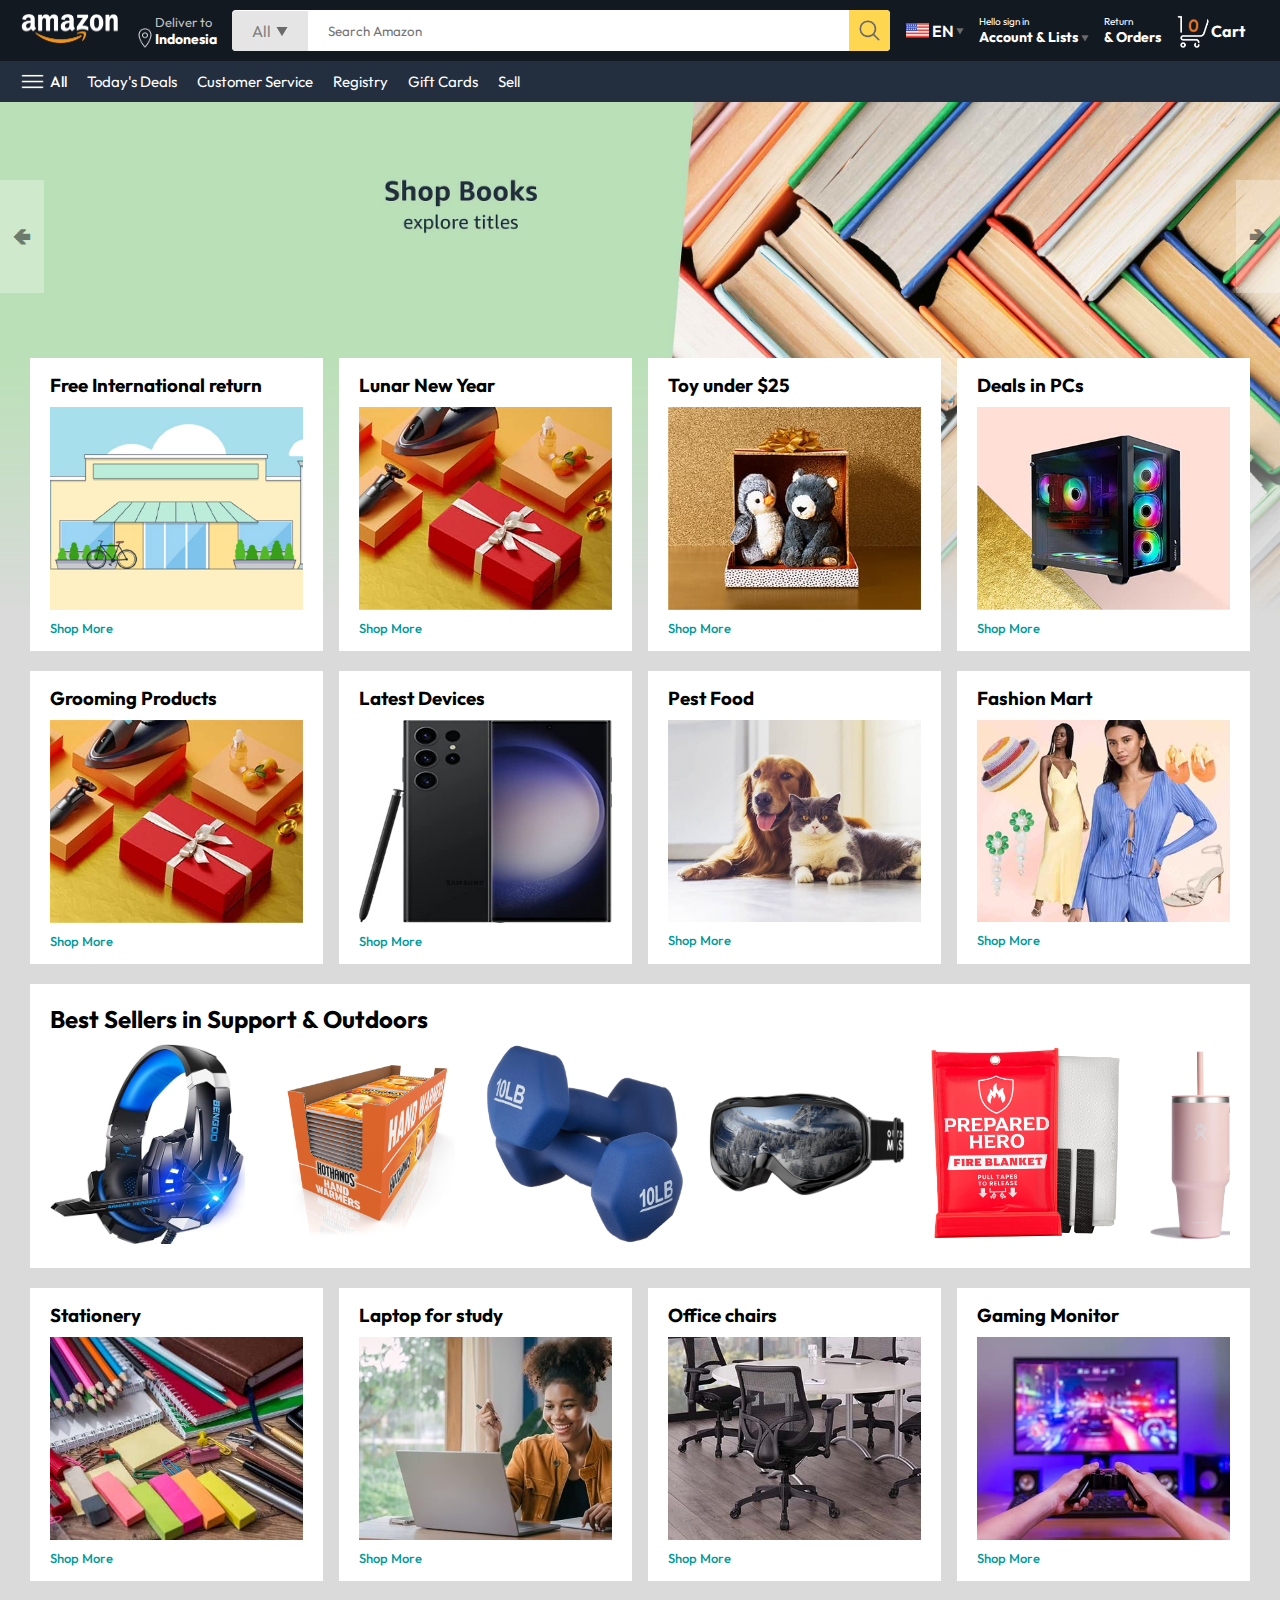
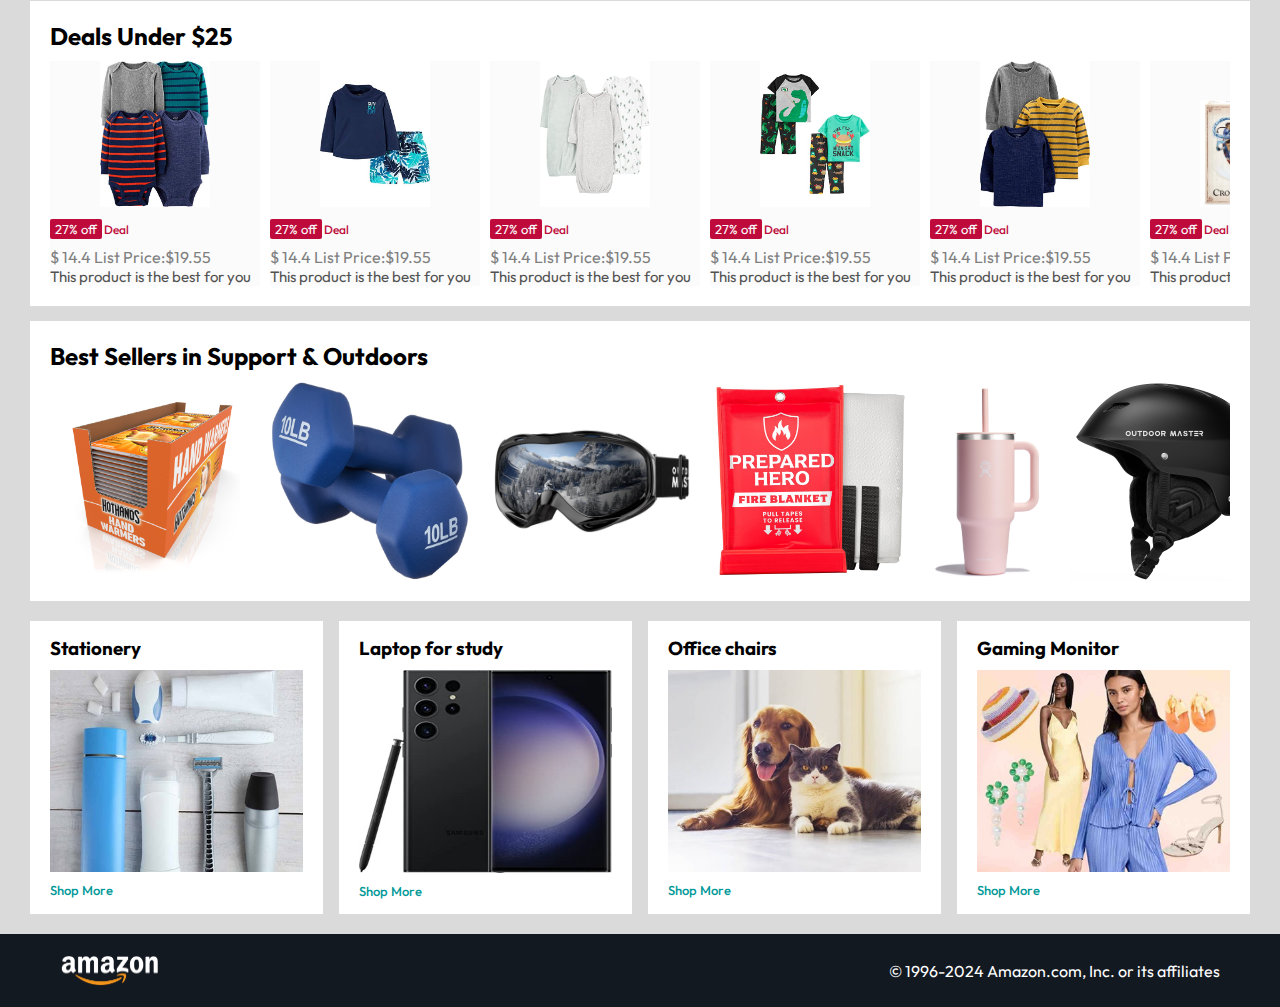
<file: index.html>
<!DOCTYPE html>
<html lang="en">

<head>
    <meta charset="UTF-8">
    <meta name="viewport" content="width=device-width, initial-scale=1.0">
    <title>Amazon Clone</title>
    <link rel="stylesheet" href="style.css">
</head>

<body>
    <nav>
        <a href="/">
            <img src="assets/amazon_logo.png" alt="" width="100">
        </a>
        <div class="nav-country">
            <img src="assets/location_icon.png" height="20" alt="">
            <div>
                <p>Deliver to</p>
                <h1>Indonesia</h1>
            </div>
        </div>
        <div class="nav-search">
            <div class="nav-search-category">
                <p>All</p>
                <img src="assets/dropdown_icon.png" height="12" alt="">
            </div>
            <input type="text" class="nav-search-input" placeholder="Search Amazon">
            <img src="assets/search_icon.png" alt="" class="nav-search-icon">
        </div>
        <div class="nav-language">
            <img src="assets/us_flag.png" width="25px" alt="">
            <p>EN</p>
            <img src="assets/dropdown_icon.png" width="8px" alt="">
        </div>
        <div class="nav-text">
            <p><a href="signin.html">Hello sign in</a></p>
            <h1>Account & Lists <img src="assets/dropdown_icon.png" width="8px" alt=""></h1>
        </div>
        <div class="nav-text">
            <p>Return</p>
            <h1>& Orders</h1>
        </div>
        <a href="/signin.html" class="mobile-user-icon">
            <img src="assets/user.png" alt="" style="display: none;">
        </a>
        <a href="cart.html" class="nav-cart">
            <img src="assets/cart_icon.png" width="35px" alt="">
            <h4>Cart</h4>
        </a>

    </nav>

    <div class="nav-bottom">
        <div>
            <img src="assets/menu_icon.png" width="25px" alt="">
            <p>All</p>
        </div>
        <p>Today's Deals</p>
        <p>Customer Service</p>
        <p>Registry</p>
        <p>Gift Cards</p>
        <p>Sell</p>
    </div>
    <div class="header-slider">
        <!-- left -->
        <a href="#" class="control_prev">&#129144</a>

        <!-- right -->
        <a href="#" class="control_next">&#129146</a>
        <ul>
            <img src="assets/header1.jpg" alt="" class="header-img">
            <img src="assets/header2.jpg" alt="" class="header-img">
            <img src="assets/header3.jpg" alt="" class="header-img">
            <img src="assets/header4.jpg" alt="" class="header-img">
            <img src="assets/header5.jpg" alt="" class="header-img">
            <img src="assets/header6.jpg" alt="" class="header-img">
        </ul>
    </div>

    <div class="box-row header-box">
        <div class="box-col">
            <h3>Free International return</h3>
            <img src="assets/box1-1.jpg" alt="">
            <a href="/">Shop More</a>
        </div>
        <div class="box-col">
            <h3>Lunar New Year</h3>
            <img src="assets/box1-2.jpg" alt="">
            <a href="/">Shop More</a>
        </div>
        <div class="box-col">
            <h3>Toy under $25</h3>
            <img src="assets/box1-3.jpg" alt="">
            <a href="/">Shop More</a>
        </div>
        <div class="box-col">
            <h3>Deals in PCs</h3>
            <img src="assets/box1-4.jpg" alt="">
            <a href="/">Shop More</a>
        </div>
    </div>

    <div class="box-row">
        <div class="box-col">
            <h3>Grooming Products</h3>
            <img src="assets/box1-2.jpg" alt="">
            <a href="/">Shop More</a>
        </div>
        <div class="box-col">
            <h3>Latest Devices</h3>
            <img src="assets/box2-2.jpg" alt="">
            <a href="/">Shop More</a>
        </div>
        <div class="box-col">
            <h3>Pest Food</h3>
            <img src="assets/box2-3.jpg" alt="">
            <a href="/">Shop More</a>
        </div>
        <div class="box-col">
            <h3>Fashion Mart</h3>
            <img src="assets/box2-4.jpg" alt="">
            <a href="/">Shop More</a>
        </div>
    </div>

    <div class="products-slider">
        <h2>Best Sellers in Support & Outdoors</h2>
        <div class="products">
            <a href="/product.html">
                <img src="assets/product_img.jpg" alt="">
            </a>
            <img src="assets/product1-1.jpg" alt="">
            <img src="assets/product1-2.jpg" alt="">
            <img src="assets/product1-3.jpg" alt="">
            <img src="assets/product1-4.jpg" alt="">
            <img src="assets/product1-5.jpg" alt="">
            <img src="assets/product1-6.jpg" alt="">
            <img src="assets/product1-7.jpg" alt="">
            <img src="assets/product1-8.jpg" alt="">
            <img src="assets/product1-9.jpg" alt="">
            <img src="assets/product1-10.jpg" alt="">
        </div>
    </div>

    <div class="box-row">
        <div class="box-col">
            <h3>Stationery</h3>
            <img src="assets/box3-1.jpg" alt="">
            <a href="/">Shop More</a>
        </div>
        <div class="box-col">
            <h3>Laptop for study</h3>
            <img src="assets/box3-2.jpg" alt="">
            <a href="/">Shop More</a>
        </div>
        <div class="box-col">
            <h3>Office chairs</h3>
            <img src="assets/box3-3.jpg" alt="">
            <a href="/">Shop More</a>
        </div>
        <div class="box-col">
            <h3>Gaming Monitor</h3>
            <img src="assets/box3-4.jpg" alt="">
            <a href="/">Shop More</a>
        </div>
    </div>

    <div class="products-slider-with-price">
        <h2>Deals Under $25</h2>
        <div class="products">
            <div class="products-card">
                <div class="product-img-container">
                    <img src="assets/product2-1.jpg" alt="">
                </div>
                <div class="product-offer">
                    <p>27% off </p><span> Deal</span>
                </div>
                <p class="product-price">$ <span>14.4</span> List Price:$19.55</p>
                <h4>This product is the best for you</h4>
            </div>

            <div class="products-card">
                <div class="product-img-container">
                    <img src="assets/product2-2.jpg" alt="">
                </div>
                <div class="product-offer">
                    <p>27% off </p><span> Deal</span>
                </div>
                <p class="product-price">$ <span>14.4</span> List Price:$19.55</p>
                <h4>This product is the best for you</h4>
            </div>

            <div class="products-card">
                <div class="product-img-container">
                    <img src="assets/product2-3.jpg" alt="">
                </div>
                <div class="product-offer">
                    <p>27% off </p><span> Deal</span>
                </div>
                <p class="product-price">$ <span>14.4</span> List Price:$19.55</p>
                <h4>This product is the best for you</h4>
            </div>

            <div class="products-card">
                <div class="product-img-container">
                    <img src="assets/product2-4.jpg" alt="">
                </div>
                <div class="product-offer">
                    <p>27% off </p><span> Deal</span>
                </div>
                <p class="product-price">$ <span>14.4</span> List Price:$19.55</p>
                <h4>This product is the best for you</h4>
            </div>

            <div class="products-card">
                <div class="product-img-container">
                    <img src="assets/product2-5.jpg" alt="">
                </div>
                <div class="product-offer">
                    <p>27% off </p><span> Deal</span>
                </div>
                <p class="product-price">$ <span>14.4</span> List Price:$19.55</p>
                <h4>This product is the best for you</h4>
            </div>

            <div class="products-card">
                <div class="product-img-container">
                    <img src="assets/product2-6.jpg" alt="">
                </div>
                <div class="product-offer">
                    <p>27% off </p><span> Deal</span>
                </div>
                <p class="product-price">$ <span>14.4</span> List Price:$19.55</p>
                <h4>This product is the best for you</h4>
            </div>

            <div class="products-card">
                <div class="product-img-container">
                    <img src="assets/product2-7.jpg" alt="">
                </div>
                <div class="product-offer">
                    <p>27% off </p><span> Deal</span>
                </div>
                <p class="product-price">$ <span>14.4</span> List Price:$19.55</p>
                <h4>This product is the best for you</h4>
            </div>

            <div class="products-card">
                <div class="product-img-container">
                    <img src="assets/product2-8.jpg" alt="">
                </div>
                <div class="product-offer">
                    <p>27% off </p><span> Deal</span>
                </div>
                <p class="product-price">$ <span>14.4</span> List Price:$19.55</p>
                <h4>This product is the best for you</h4>
            </div>

            <div class="products-card">
                <div class="product-img-container">
                    <img src="assets/product2-9.jpg" alt="">
                </div>
                <div class="product-offer">
                    <p>27% off </p><span> Deal</span>
                </div>
                <p class="product-price">$ <span>14.4</span> List Price:$19.55</p>
                <h4>This product is the best for you</h4>
            </div>

            <div class="products-card">
                <div class="product-img-container">
                    <img src="assets/product2-10.jpg" alt="">
                </div>
                <div class="product-offer">
                    <p>27% off </p><span> Deal</span>
                </div>
                <p class="product-price">$ <span>14.4</span> List Price:$19.55</p>
                <h4>This product is the best for you</h4>
            </div>

            <div class="products-card">
                <div class="product-img-container">
                    <img src="assets/product2-11.jpg" alt="">
                </div>
                <div class="product-offer">
                    <p>27% off </p><span> Deal</span>
                </div>
                <p class="product-price">$ <span>14.4</span> List Price:$19.55</p>
                <h4>This product is the best for you</h4>
            </div>
        </div>
    </div>

    <div class="products-slider">
        <h2>Best Sellers in Support & Outdoors</h2>
        <div class="products">
            <img src="assets/product1-1.jpg" alt="">
            <img src="assets/product1-2.jpg" alt="">
            <img src="assets/product1-3.jpg" alt="">
            <img src="assets/product1-4.jpg" alt="">
            <img src="assets/product1-5.jpg" alt="">
            <img src="assets/product1-6.jpg" alt="">
            <img src="assets/product1-7.jpg" alt="">
            <img src="assets/product1-8.jpg" alt="">
            <img src="assets/product1-9.jpg" alt="">
            <img src="assets/product1-10.jpg" alt="">
        </div>
    </div>

    <div class="box-row">
        <div class="box-col">
            <h3>Stationery</h3>
            <img src="assets/box2-1.jpg" alt="">
            <a href="/">Shop More</a>
        </div>
        <div class="box-col">
            <h3>Laptop for study</h3>
            <img src="assets/box2-2.jpg" alt="">
            <a href="/">Shop More</a>
        </div>
        <div class="box-col">
            <h3>Office chairs</h3>
            <img src="assets/box2-3.jpg" alt="">
            <a href="/">Shop More</a>
        </div>
        <div class="box-col">
            <h3>Gaming Monitor</h3>
            <img src="assets/box2-4.jpg" alt="">
            <a href="/">Shop More</a>
        </div>
    </div>

    <footer>
        <img src="assets/amazon_logo.png" width="100" alt="">
        <p>&copy; 1996-2024 Amazon.com, Inc. or its affiliates</p>
    </footer>

    <script src="script.js"></script>
</body>

</html>
</file>
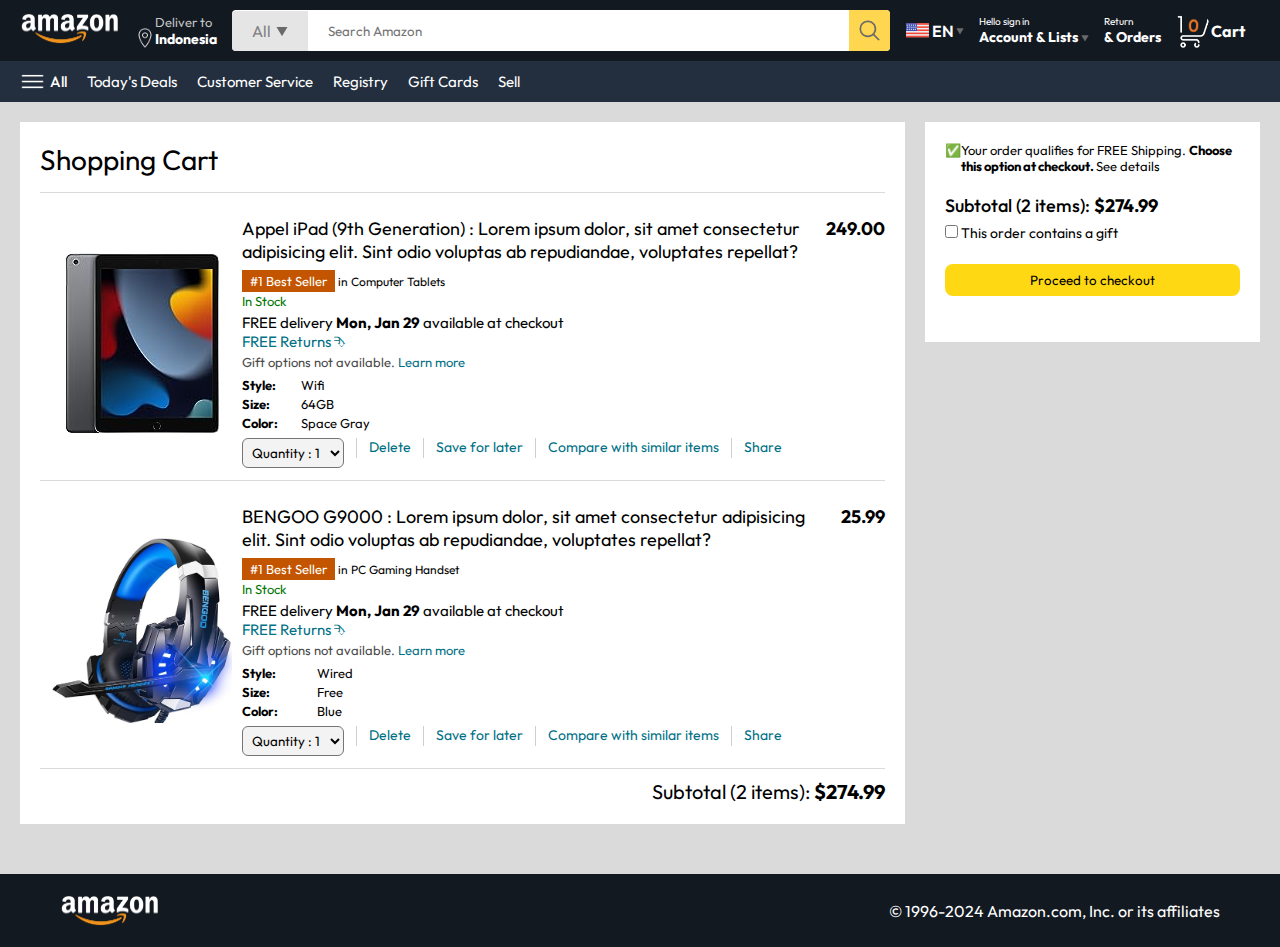
<file: cart.html>
<!DOCTYPE html>
<html lang="en">

<head>
    <meta charset="UTF-8">
    <meta name="viewport" content="width=device-width, initial-scale=1.0">
    <title>Cart</title>
    <link rel="stylesheet" href="style.css">
    <link rel="stylesheet" href="cart.css">
</head>

<body>

    <nav>
        <a href="/">
            <img src="assets/amazon_logo.png" alt="" width="100">
        </a>
        <div class="nav-country">
            <img src="assets/location_icon.png" height="20" alt="">
            <div>
                <p>Deliver to</p>
                <h1>Indonesia</h1>
            </div>
        </div>
        <div class="nav-search">
            <div class="nav-search-category">
                <p>All</p>
                <img src="assets/dropdown_icon.png" height="12" alt="">
            </div>
            <input type="text" class="nav-search-input" placeholder="Search Amazon">
            <img src="assets/search_icon.png" alt="" class="nav-search-icon">
        </div>
        <div class="nav-language">
            <img src="assets/us_flag.png" width="25px" alt="">
            <p>EN</p>
            <img src="assets/dropdown_icon.png" width="8px" alt="">
        </div>
        <div class="nav-text">
            <p><a href="signin.html">Hello sign in</a></p>
            <h1>Account & Lists <img src="assets/dropdown_icon.png" width="8px" alt=""></h1>
        </div>
        <div class="nav-text">
            <p>Return</p>
            <h1>& Orders</h1>
        </div>
        <a href="/signin.html" class="mobile-user-icon">
            <img src="assets/user.png" alt="" style="display: none;">
        </a>
        <a href="" class="nav-cart">
            <img src="assets/cart_icon.png" width="35px" alt="">
            <h4>Cart</h4>
        </a>

    </nav>

    <div class="nav-bottom">
        <div>
            <img src="assets/menu_icon.png" width="25px" alt="">
            <p>All</p>
        </div>
        <p>Today's Deals</p>
        <p>Customer Service</p>
        <p>Registry</p>
        <p>Gift Cards</p>
        <p>Sell</p>
    </div>

    <div class="cart">
        <div class="cart-left">
            <h1>Shopping Cart</h1>
            <hr>
            <div class="product-cart-list">
                <img src="assets/ipad_img.jpg" alt="" width="180px">
                <div>
                    <div class="product-cart-titleprice">
                        <p>Appel iPad (9th Generation) : Lorem ipsum dolor, sit amet consectetur adipisicing elit. Sint
                            odio voluptas ab repudiandae, voluptates repellat?</p>
                        <p><b>249.00</b></p>
                    </div>
                    <p class="product-cart-bestseller">
                        <span>#1 Best Seller</span> in Computer Tablets
                    </p>
                    <p class="product-cart-stock">In Stock</p>
                    <p class="product-cart-delivery">FREE delivery <b>Mon, Jan 29</b> available at checkout</p>
                    <p class="product-cart-returns">FREE Returns &#11191</p>
                    <p class="product-cart-giftoption">Gift options not available. <span>Learn more</span></p>

                    <div class="product-cart-specs">
                        <p><b>Style:</b></p>
                        <p>Wifi</p>
                        <p><b>Size:</b></p>
                        <p>64GB</p>
                        <p><b>Color:</b></p>
                        <p>Space Gray</p>
                    </div>

                    <div class="cart-list-action">
                        <select>
                            <option value="1">Quantity : 1</option>
                            <option value="2">Quantity : 2</option>
                            <option value="3">Quantity : 3</option>
                        </select>
                        <hr>
                        <p class="action-btn">Delete</p>
                        <hr>
                        <p class="action-btn">Save for later</p>
                        <hr>
                        <p class="action-btn">Compare with similar items</p>
                        <hr>
                        <p class="action-btn">Share</p>
                    </div>

                </div>
            </div>

            <hr>
            <div class="product-cart-list">
                <img src="assets/product_img.jpg" alt="" width="180px">
                <div>
                    <div class="product-cart-titleprice">
                        <p>BENGOO G9000 : Lorem ipsum dolor, sit amet consectetur adipisicing elit. Sint
                            odio voluptas ab repudiandae, voluptates repellat?</p>
                        <p><b>25.99</b></p>
                    </div>
                    <p class="product-cart-bestseller">
                        <span>#1 Best Seller</span> in PC Gaming Handset
                    </p>
                    <p class="product-cart-stock">In Stock</p>
                    <p class="product-cart-delivery">FREE delivery <b>Mon, Jan 29</b> available at checkout</p>
                    <p class="product-cart-returns">FREE Returns &#11191</p>
                    <p class="product-cart-giftoption">Gift options not available. <span>Learn more</span></p>

                    <div class="product-cart-specs">
                        <p><b>Style:</b></p>
                        <p>Wired</p>
                        <p><b>Size:</b></p>
                        <p>Free</p>
                        <p><b>Color:</b></p>
                        <p>Blue</p>
                    </div>

                    <div class="cart-list-action">
                        <select>
                            <option value="1">Quantity : 1</option>
                            <option value="2">Quantity : 2</option>
                            <option value="3">Quantity : 3</option>
                        </select>
                        <hr>
                        <p class="action-btn">Delete</p>
                        <hr>
                        <p class="action-btn">Save for later</p>
                        <hr>
                        <p class="action-btn">Compare with similar items</p>
                        <hr>
                        <p class="action-btn">Share</p>
                    </div>

                </div>
            </div>

            <hr>
            <div class="cart-list-subtotal">
                Subtotal (2 items): <b>$274.99</b>
            </div>

        </div>
        <div class="cart-right">
            <div class="cart-free-delivery">
                <p>&#x2705</p>
                <p>Your order qualifies for FREE Shipping. <b>Choose this option at checkout. </b> See details</p>
            </div>
            <p class="cart-subtotal">Subtotal (2 items): <b>$274.99</b></p>
            <p class="cart-right-gift">
                <input type="checkbox"> This order contains a gift
            </p>
            <button>Proceed to checkout</button>
        </div>
    </div>

    <footer class="footer-cart">
        <img src="assets/amazon_logo.png" width="100" alt="">
        <p>&copy; 1996-2024 Amazon.com, Inc. or its affiliates</p>
    </footer>

</body>

</html>
</file>
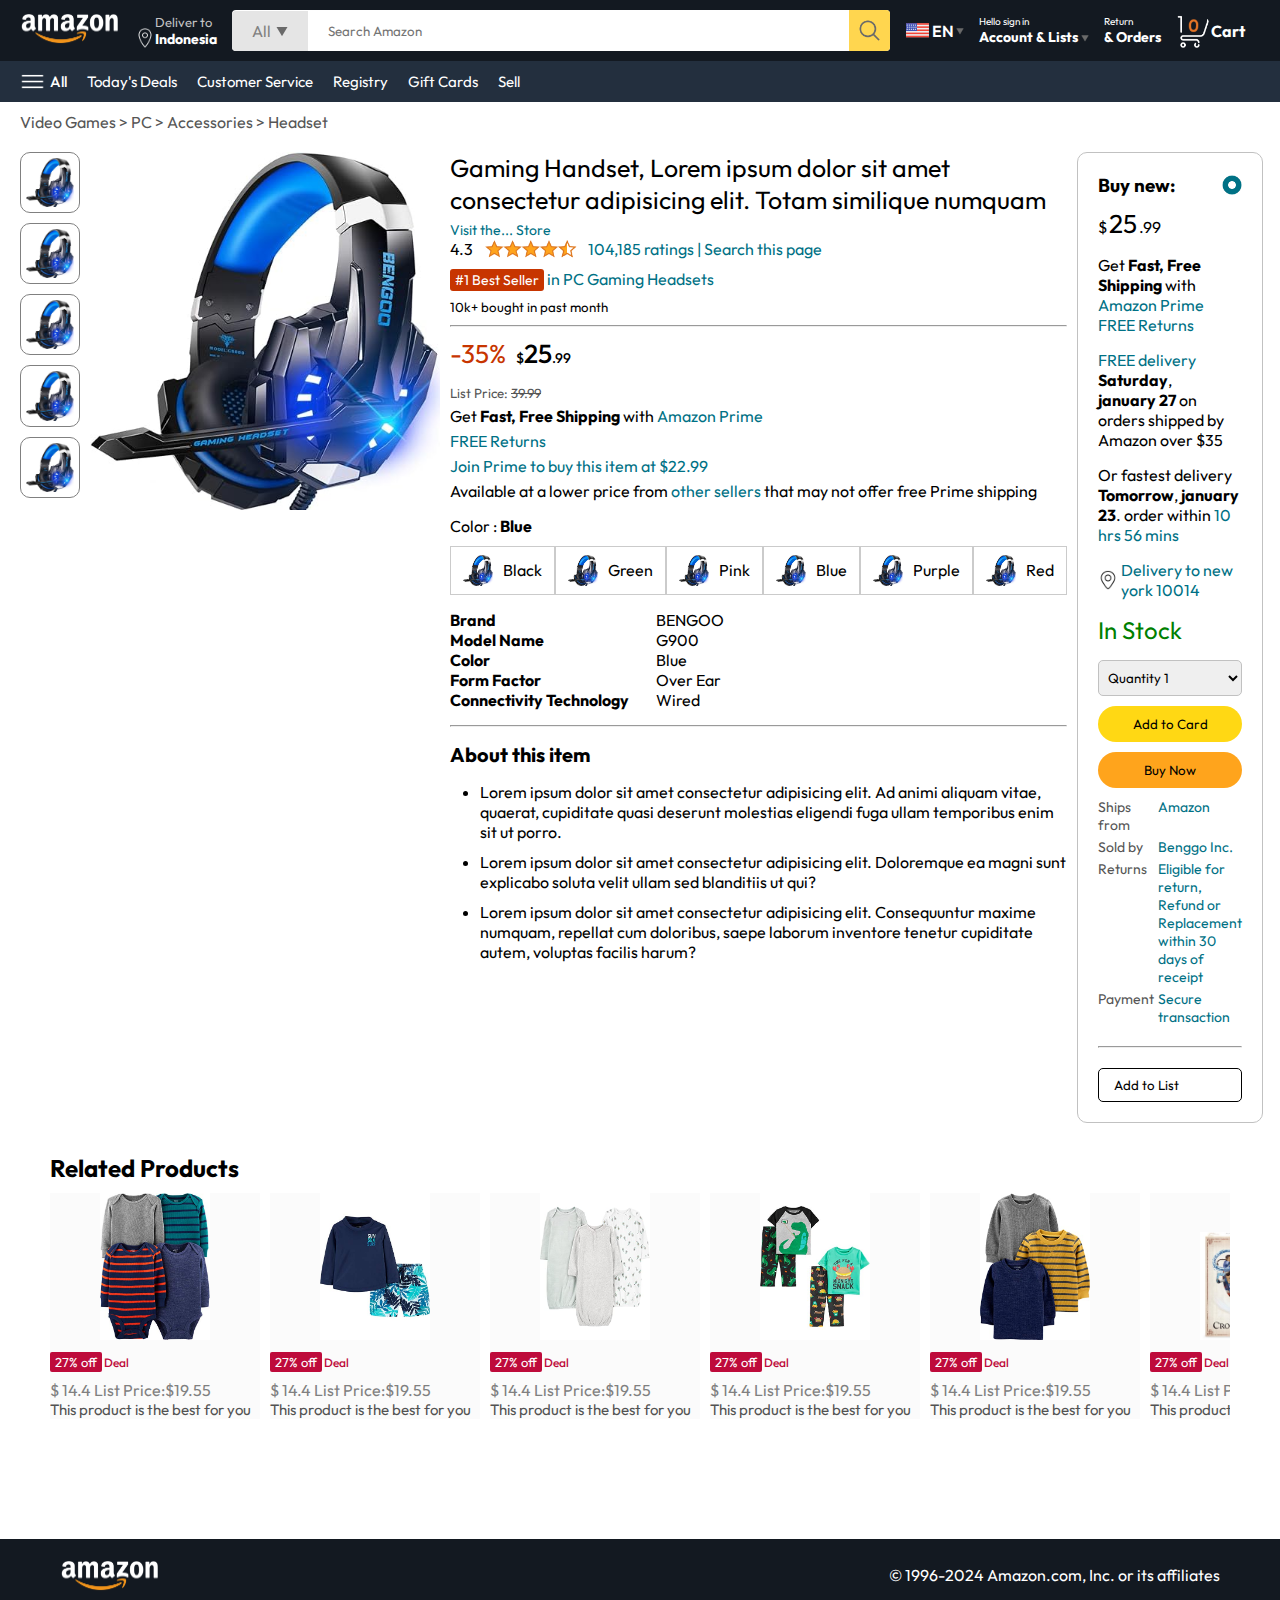
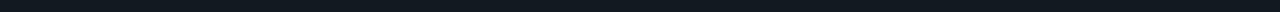
<file: product.html>
<!DOCTYPE html>
<html lang="en">

<head>
    <meta charset="UTF-8">
    <meta name="viewport" content="width=device-width, initial-scale=1.0">
    <title>Product Page</title>
    <link rel="stylesheet" href="style.css">
    <link rel="stylesheet" href="product.css">
</head>

<body>

    <nav>
        <a href="/">
            <img src="assets/amazon_logo.png" alt="" width="100">
        </a>
        <div class="nav-country">
            <img src="assets/location_icon.png" height="20" alt="">
            <div>
                <p>Deliver to</p>
                <h1>Indonesia</h1>
            </div>
        </div>
        <div class="nav-search">
            <div class="nav-search-category">
                <p>All</p>
                <img src="assets/dropdown_icon.png" height="12" alt="">
            </div>
            <input type="text" class="nav-search-input" placeholder="Search Amazon">
            <img src="assets/search_icon.png" alt="" class="nav-search-icon">
        </div>
        <div class="nav-language">
            <img src="assets/us_flag.png" width="25px" alt="">
            <p>EN</p>
            <img src="assets/dropdown_icon.png" width="8px" alt="">
        </div>
        <div class="nav-text">
            <p><a href="signin.html">Hello sign in</a></p>
            <h1>Account & Lists <img src="assets/dropdown_icon.png" width="8px" alt=""></h1>
        </div>
        <div class="nav-text">
            <p>Return</p>
            <h1>& Orders</h1>
        </div>
        <a href="/signin.html" class="mobile-user-icon">
            <img src="assets/user.png" alt="" style="display: none;">
        </a>
        <a href="/cart.html" class="nav-cart">
            <img src="assets/cart_icon.png" width="35px" alt="">
            <h4>Cart</h4>
        </a>

    </nav>

    <div class="nav-bottom">
        <div>
            <img src="assets/menu_icon.png" width="25px" alt="">
            <p>All</p>
        </div>
        <p>Today's Deals</p>
        <p>Customer Service</p>
        <p>Registry</p>
        <p>Gift Cards</p>
        <p>Sell</p>
    </div>

    <p class="breadcrum">Video Games > PC > Accessories > Headset</p>

    <div class="product-display">
        <div class="product-d-image">
            <div class="product-icons">
                <img src="assets/product_img.jpg" width="60" alt="">
                <img src="assets/product_img.jpg" width="60" alt="">
                <img src="assets/product_img.jpg" width="60" alt="">
                <img src="assets/product_img.jpg" width="60" alt="">
                <img src="assets/product_img.jpg" width="60" alt="">
            </div>
            <div class="product-main-image">
                <img src="assets/product_img.jpg" width="350" alt="">
                <!-- width ORI 400 -->
            </div>
        </div>
        <div class="product-d-details">
            <p class="product-title">
                Gaming Handset, Lorem ipsum dolor sit amet consectetur adipisicing elit. Totam similique numquam
            </p>
            <p class="brand-store">Visit the... Store</p>
            <div class="product-rating">
                <div>
                    <div>4.3 <img src="assets/rating_img.png" height="20px" alt="">
                    </div>
                    <p>104,185 ratings | Search this page</p>
                </div>
                <p><span>#1 Best Seller</span> in PC Gaming Headsets</p>
                <h5>10k+ bought in past month</h5>
                <hr>
            </div>
            <div class="product-d-price">
                <div>
                    <p>-35%</p>
                    <h1>$<span>25</span>.99</h1>
                </div>
                <h5>List Price: <span>39.99</span></h5>
                <p>Get <b>Fast, Free Shipping</b> with <span>Amazon Prime</span></p>
                <p><span>FREE Returns</span></p>
                <p><span>Join Prime to buy this item at $22.99</span></p>
                <p>Available at a lower price from <span>other sellers</span> that may not offer free Prime shipping
                </p>
            </div>

            <div class="product-color-selection">
                <p>Color : <b>Blue</b></p>
                <div class="product-color-options">
                    <div class="option">
                        <img src="assets/product_img.jpg" width="30px" alt="">
                        <p>Black</p>
                    </div>
                    <div class="option">
                        <img src="assets/product_img.jpg" width="30px" alt="">
                        <p>Green</p>
                    </div>
                    <div class="option">
                        <img src="assets/product_img.jpg" width="30px" alt="">
                        <p>Pink</p>
                    </div>
                    <div class="option">
                        <img src="assets/product_img.jpg" width="30px" alt="">
                        <p>Blue</p>
                    </div>
                    <div class="option">
                        <img src="assets/product_img.jpg" width="30px" alt="">
                        <p>Purple</p>
                    </div>
                    <div class="option">
                        <img src="assets/product_img.jpg" width="30px" alt="">
                        <p>Red</p>
                    </div>
                </div>
            </div>

            <div class="product-info">
                <p><b>Brand</b></p>
                <p>BENGOO</p>
                <p><b>Model Name</b></p>
                <p>G900</p>
                <p><b>Color</b></p>
                <p>Blue</p>
                <p><b>Form Factor</b></p>
                <p>Over Ear</p>
                <p><b>Connectivity Technology</b></p>
                <p>Wired</p>
            </div>
            <hr>
            <div class="product-description">
                <h1>About this item</h1>
                <ul>
                    <li>Lorem ipsum dolor sit amet consectetur adipisicing elit. Ad animi aliquam vitae, quaerat,
                        cupiditate quasi deserunt molestias eligendi fuga ullam temporibus enim sit ut porro.</li>
                    <li>Lorem ipsum dolor sit amet consectetur adipisicing elit. Doloremque ea magni sunt explicabo
                        soluta velit ullam sed blanditiis ut qui?</li>
                    <li>Lorem ipsum dolor sit amet consectetur adipisicing elit. Consequuntur maxime numquam, repellat
                        cum doloribus, saepe laborum inventore tenetur cupiditate autem, voluptas facilis harum?</li>
                </ul>
            </div>
        </div>
        <div class="product-d-purchase">
            <div class="title">
                <h3>Buy new:</h3> <img src="assets/circle_icon.png" alt="" width="20px">
            </div>
            <h1 class="price">$<span>25</span>.99</h1>
            <div class="gap">
                <p>Get <b>Fast, Free Shipping</b> with <span>Amazon Prime</span></p>
                <p><span>FREE Returns</span></p>
            </div>
            <div class="gap">
                <p><span>FREE delivery</span> <b>Saturday</b>,</p>
                <p><b>january 27</b> on orders shipped by Amazon over $35</p>
            </div>
            <div class="gap">
                <p>Or fastest delivery <b>Tomorrow</b>, <b>january 23</b>. order within <span>10 hrs 56 mins</span></p>
            </div>
            <div class="delivery-location">
                <img src="assets/location_icon_dark.png" width="20px" alt="">
                <p><span>Delivery to new york 10014</span></p>
            </div>
            <h2 class="product-stock">In Stock</h2>
            <select class="product-quantity">
                <option value="1">Quantity 1</option>
                <option value="2">Quantity 2</option>
                <option value="3">Quantity 3</option>
            </select>

            <button class="btn">Add to Card</button>
            <button class="btn product-buy">Buy Now</button>

            <div class="product-seller-info">
                <p>Ships from</p>
                <p><span>Amazon</span></p>
                <p>Sold by</p>
                <p><span>Benggo Inc.</span></p>
                <p>Returns</p>
                <p><span>Eligible for return, Refund or Replacement within 30 days of receipt</span></p>
                <p>Payment</p>
                <p><span>Secure transaction</span></p>
            </div>
            <hr>
            <button class="product-add-list">Add to List</button>

        </div>
    </div>

    <div class="products-slider-with-price">
        <h2>Related Products</h2>
        <div class="products">
            <div class="products-card">
                <div class="product-img-container">
                    <img src="assets/product2-1.jpg" alt="">
                </div>
                <div class="product-offer">
                    <p>27% off </p><span> Deal</span>
                </div>
                <p class="product-price">$ <span>14.4</span> List Price:$19.55</p>
                <h4>This product is the best for you</h4>
            </div>

            <div class="products-card">
                <div class="product-img-container">
                    <img src="assets/product2-2.jpg" alt="">
                </div>
                <div class="product-offer">
                    <p>27% off </p><span> Deal</span>
                </div>
                <p class="product-price">$ <span>14.4</span> List Price:$19.55</p>
                <h4>This product is the best for you</h4>
            </div>

            <div class="products-card">
                <div class="product-img-container">
                    <img src="assets/product2-3.jpg" alt="">
                </div>
                <div class="product-offer">
                    <p>27% off </p><span> Deal</span>
                </div>
                <p class="product-price">$ <span>14.4</span> List Price:$19.55</p>
                <h4>This product is the best for you</h4>
            </div>

            <div class="products-card">
                <div class="product-img-container">
                    <img src="assets/product2-4.jpg" alt="">
                </div>
                <div class="product-offer">
                    <p>27% off </p><span> Deal</span>
                </div>
                <p class="product-price">$ <span>14.4</span> List Price:$19.55</p>
                <h4>This product is the best for you</h4>
            </div>

            <div class="products-card">
                <div class="product-img-container">
                    <img src="assets/product2-5.jpg" alt="">
                </div>
                <div class="product-offer">
                    <p>27% off </p><span> Deal</span>
                </div>
                <p class="product-price">$ <span>14.4</span> List Price:$19.55</p>
                <h4>This product is the best for you</h4>
            </div>

            <div class="products-card">
                <div class="product-img-container">
                    <img src="assets/product2-6.jpg" alt="">
                </div>
                <div class="product-offer">
                    <p>27% off </p><span> Deal</span>
                </div>
                <p class="product-price">$ <span>14.4</span> List Price:$19.55</p>
                <h4>This product is the best for you</h4>
            </div>

            <div class="products-card">
                <div class="product-img-container">
                    <img src="assets/product2-7.jpg" alt="">
                </div>
                <div class="product-offer">
                    <p>27% off </p><span> Deal</span>
                </div>
                <p class="product-price">$ <span>14.4</span> List Price:$19.55</p>
                <h4>This product is the best for you</h4>
            </div>

            <div class="products-card">
                <div class="product-img-container">
                    <img src="assets/product2-8.jpg" alt="">
                </div>
                <div class="product-offer">
                    <p>27% off </p><span> Deal</span>
                </div>
                <p class="product-price">$ <span>14.4</span> List Price:$19.55</p>
                <h4>This product is the best for you</h4>
            </div>

            <div class="products-card">
                <div class="product-img-container">
                    <img src="assets/product2-9.jpg" alt="">
                </div>
                <div class="product-offer">
                    <p>27% off </p><span> Deal</span>
                </div>
                <p class="product-price">$ <span>14.4</span> List Price:$19.55</p>
                <h4>This product is the best for you</h4>
            </div>

            <div class="products-card">
                <div class="product-img-container">
                    <img src="assets/product2-10.jpg" alt="">
                </div>
                <div class="product-offer">
                    <p>27% off </p><span> Deal</span>
                </div>
                <p class="product-price">$ <span>14.4</span> List Price:$19.55</p>
                <h4>This product is the best for you</h4>
            </div>

            <div class="products-card">
                <div class="product-img-container">
                    <img src="assets/product2-11.jpg" alt="">
                </div>
                <div class="product-offer">
                    <p>27% off </p><span> Deal</span>
                </div>
                <p class="product-price">$ <span>14.4</span> List Price:$19.55</p>
                <h4>This product is the best for you</h4>
            </div>
        </div>
    </div>

    <footer class="product-footer">
        <img src="assets/amazon_logo.png" width="100" alt="">
        <p>&copy; 1996-2024 Amazon.com, Inc. or its affiliates</p>
    </footer>

    <script>
        const scrollContainer = document.querySelectorAll(".products");

        // Loop melalui setiap elemen dalam `scrollContainer`
        for (const item of scrollContainer) {
            // Menambahkan event listener untuk acara 'wheel' pada setiap elemen
            item.addEventListener("wheel", (evt) => {
                // Mencegah perilaku default dari acara 'wheel'
                evt.preventDefault();
                // Menggeser elemen secara horizontal (kiri/kanan) berdasarkan delta Y dari acara 'wheel'
                item.scrollLeft += evt.deltaY;
            });
        }
    </script>

</body>

</html>
</file>
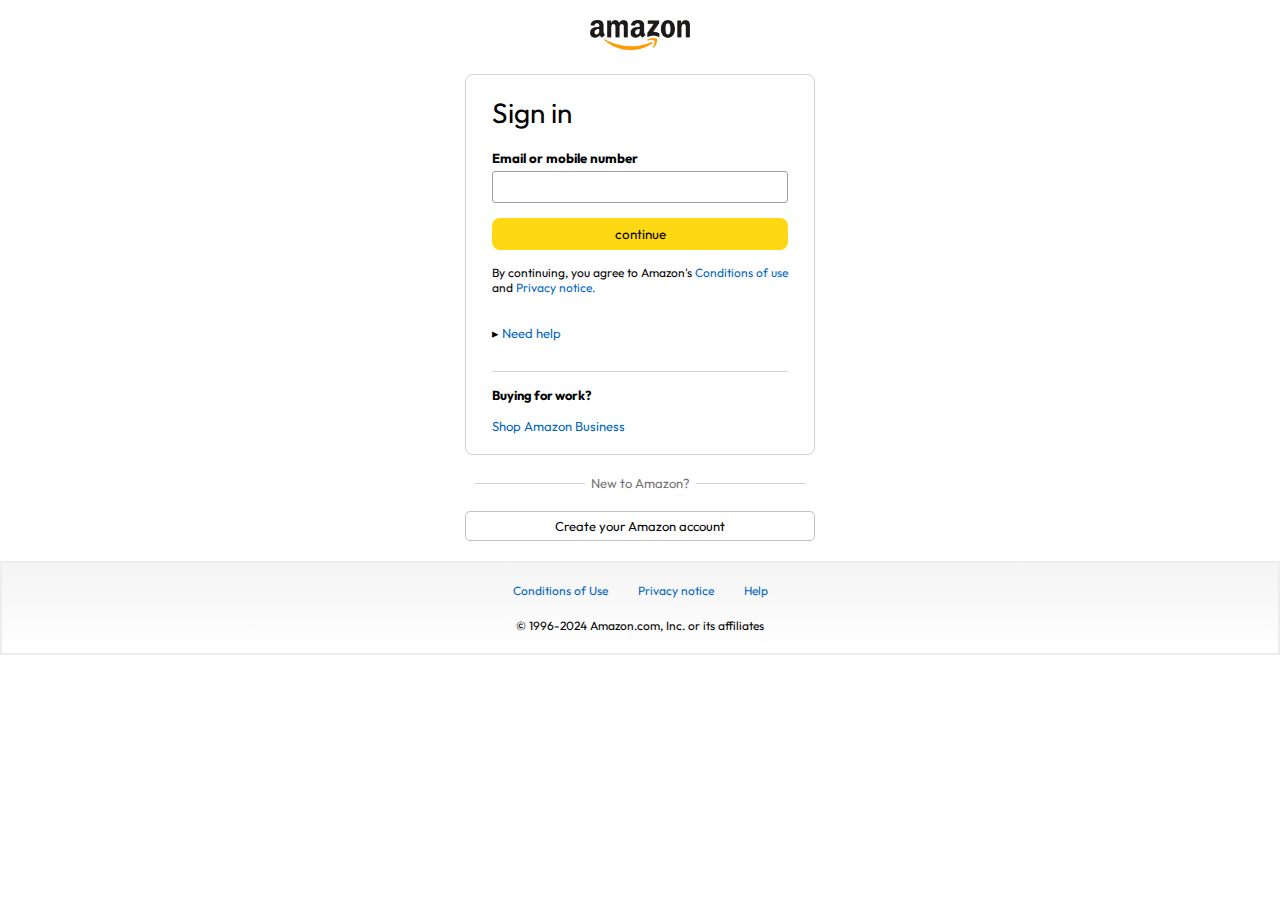
<file: signin.html>
<!DOCTYPE html>
<html lang="en">

<head>
    <meta charset="UTF-8">
    <meta name="viewport" content="width=device-width, initial-scale=1.0">
    <title>Sign In</title>
    <link rel="stylesheet" href="signin.css">
</head>

<body>
    <a href="/"><img src="assets/amazon_logo_dark.png" alt="" width="100px" class="logo"></a>
    <div class="signin-container">
        <h1 class="signin-title">Sign in</h1>
        <h5 class="input-lable">Email or mobile number</h5>
        <input type="text">
        <button>continue</button>
        <p class="signin-condition">By continuing, you agree to Amazon's <span>Conditions of use</span> and
            <span>Privacy notice.</span>
        </p>
        <p class="signin-help">&#9656 <span>Need help</span></p>
        <hr>
        <h4>Buying for work?</h4>
        <p class="signin-business"><span>Shop Amazon Business</span></p>
    </div>
    <div class="signin-bottom">
        <hr>
        <p>New to Amazon?</p>
        <hr>
    </div>
    <button class="signin-signup-btn">Create your Amazon account</button>
    <footer>
        <div class="footer-links">
            <a href="#">Conditions of Use</a>
            <a href="#">Privacy notice</a>
            <a href="#">Help</a>
        </div>
        <p class="footer-copyright">&copy; 1996-2024 Amazon.com, Inc. or its affiliates</p>
    </footer>
</body>

</html>
</file>
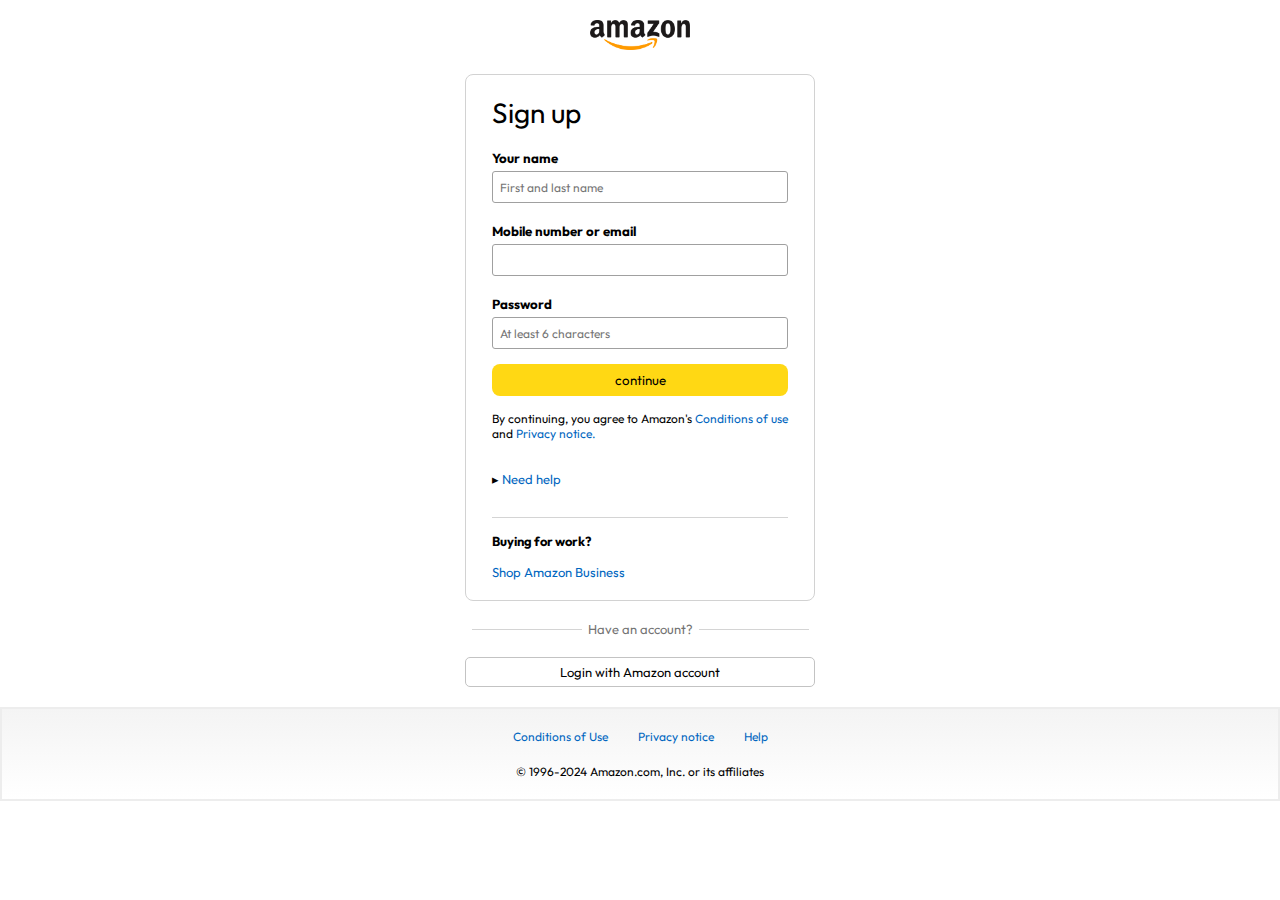
<file: signup.html>
<!DOCTYPE html>
<html lang="en">

<head>
    <meta charset="UTF-8">
    <meta name="viewport" content="width=device-width, initial-scale=1.0">
    <title>Sign up</title>
    <link rel="stylesheet" href="signin.css">
</head>

<body>
    <a href="/"><img src="assets/amazon_logo_dark.png" alt="" width="100px" class="logo"></a>
    <div class="signin-container">
        <h1 class="signin-title">Sign up</h1>
        <h5 class="input-lable">Your name</h5>
        <input type="text" placeholder="First and last name">

        <h5 class="input-lable">Mobile number or email</h5>
        <input type="text">

        <h5 class="input-lable">Password</h5>
        <input type="text" placeholder="At least 6 characters">

        <button>continue</button>

        <p class="signin-condition">By continuing, you agree to Amazon's <span>Conditions of use</span> and
            <span>Privacy notice.</span>
        </p>
        <p class="signin-help">&#9656 <span>Need help</span></p>
        <hr>
        <h4>Buying for work?</h4>
        <p class="signin-business"><span>Shop Amazon Business</span></p>
    </div>
    <div class="signin-bottom">
        <hr>
        <p>Have an account?</p>
        <hr>
    </div>
    <a href="/signin.html">
        <button class="signin-signup-btn">Login with Amazon account</button>
    </a>
    <footer>
        <div class="footer-links">
            <a href="#">Conditions of Use</a>
            <a href="#">Privacy notice</a>
            <a href="#">Help</a>
        </div>
        <p class="footer-copyright">&copy; 1996-2024 Amazon.com, Inc. or its affiliates</p>
    </footer>
</body>

</html>
</file>
<file: style.css>
@import url('https://fonts.googleapis.com/css2?family=Outfit:wght@100..900&display=swap');

* {
    padding: 0;
    margin: 0;
    box-sizing: border-box;
    font-family: Outfit;
    outline: none;
}

body {
    background: #dadada;
}

a {
    text-decoration: none;
    color: inherit;
}

nav {
    display: flex;
    align-items: center;
    justify-content: space-between;
    background: #131921;
    padding: 10px 20px;
    color: #fff;
}

.nav-country {
    display: flex;
    align-items: end;
    margin-left: 15px;
    font-size: 13px;
    color: #c4c4c4;
}

.nav-country h1 {
    color: #fff;
    font-size: 14px;
}

.nav-search {
    flex: 1;
    display: flex;
    align-items: center;
    background: #fff;
    color: gray;
    max-width: 1000px;
    border-radius: 4px;
    margin-left: 15px;
}

.nav-search-category {
    display: flex;
    align-items: center;
    padding: 10px 20px;
    gap: 5px;
    background: #e5e5e5;
    border-radius: 4px 0 0 4px;
}

.nav-search-input {
    border: none;
    outline: none;
    padding-left: 20px;
    width: 100%;
}

.nav-search-icon {
    max-width: 41px;
    padding: 8px;
    background: #ffd64f;
    border-radius: 0 4px 4px 0;
}

.nav-language {
    display: flex;
    align-items: center;
    gap: 2px;
    font-weight: 600;
    margin-left: 15px;
}

.nav-text {
    margin-left: 15px;
}

.nav-text p {
    font-size: 10px;
}

.nav-text h1 {
    font-size: 14px;
}

.nav-cart {
    display: flex;
    align-items: center;
    margin: 0 15px;
}

.nav-bottom {
    display: flex;
    align-items: center;
    gap: 20px;
    padding: 8px 20px;
    background: #232f3e;
    color: #fff;
    font-size: 15px;
}

.nav-bottom div {
    display: flex;
    align-items: center;
    gap: 5px;
    font-weight: 500;
}

.header-slider ul {
    display: flex;
    overflow-y: hidden;
}

.header-img {
    max-width: 100%;
    mask-image: linear-gradient(to bottom, #000000 50%, transparent 100%);
}

.header-slider a {
    position: absolute;
    top: 20%;
    z-index: 1;
    padding: 5vh 1vw;
    background: #ffffff4f;
    color: #0000007b;
    text-decoration: none;
    font-weight: 600;
    font-size: 18px;
    cursor: pointer;
}

.control_next {
    right: 0;
}

.box-row {
    display: flex;
    flex-wrap: wrap;
    row-gap: 20px;
    justify-content: space-between;
    margin: 20px 30px;
}

.box-col {
    display: flex;
    flex-direction: column;
    gap: 10px;
    padding: 15px 20px;
    background: #fff;
    max-width: 24%;
    min-height: 200px;
    z-index: 1;
}

.box-col a {
    font-size: 13px;
    color: #009999;
    font-weight: 500;
}

.header-box {
    margin-top: -20vw;
}

.products-slider {
    background: #fff;
    margin: 0 30px;
    padding: 20px;
    margin-bottom: 15px;
}

.products-slider .products {
    display: flex;
    overflow-x: auto;
    gap: 20px;
    margin-top: 10px;
}

.products-slider .products img {
    max-width: 200px;
    max-height: 200px;
}

.products-slider .products {
    scrollbar-width: none;

    /* Menghilangkan scrollbar pada Firefox */
    -ms-overflow-style: none;
    /* Menghilangkan scrollbar pada IE dan Edge */
}

.products-slider .products::-webkit-scrollbar {
    display: none;
    /* Menghilangkan scrollbar pada browser berbasis WebKit (seperti Chrome dan Safari) */
}

.products-slider-with-price {
    background: #fff;
    margin: 0 30px;
    padding: 20px;
    margin-bottom: 15px;
}

.products-slider-with-price .products {
    display: flex;
    overflow-x: auto;
    gap: 10px;
    margin-top: 10px;
}

.products-slider-with-price .products {
    scrollbar-width: none;
    -ms-overflow-style: none;
}

.products-slider-with-price .products::-webkit-scrollbar {
    display: none;
}

.products-card {
    display: flex;
    flex-direction: column;
    justify-content: end;
    min-width: 210px;
    background: #fbfbfb;
}

.products-card img {
    width: 110px;
    margin: 0 50px;
}

.product-offer p {
    background: #be0b3b;
    color: #fff;
    display: inline-block;
    padding: 2px 5px;
    border-radius: 2px;
    margin: 8px 0;
    font-size: 13px;
}

.product-offer span {
    color: #be0b3b;
    font-weight: 500;
    font-size: 12px;
}

.product-price {
    color: gray;
    font: 13px;
}

.products-card h4 {
    color: #525252;
    font-size: 15px;
    font-weight: 400;
}

footer {
    display: flex;
    justify-content: space-between;
    align-items: center;
    color: #fff;
    background: #131921;
    padding: 20px 60px;
}

/* Media query */
@media only screen and (max-width:900px) {
    nav {
        flex-wrap: wrap;
    }

    .nav-search {
        order: 7;
        margin: 15px 0 5px;
        min-width: 300px;
    }

    .box-col {
        max-width: 48%;
    }
}

@media only screen and (max-width:600px) {
    .nav-country {
        display: none;
    }

    .nav-language {
        display: none;
    }

    .nav-text {
        display: none;
    }

    .nav-bottom {
        font-size: 13px;
        gap: 10px;
        overflow-x: scroll;
    }

    .nav-bottom::-webkit-scrollbar {
        display: none;
    }

    .nav-bottom {
        scrollbar-width: none;
        -ms-overflow-style: none;
    }

    .nav-bottom p {
        text-wrap: nowrap;
    }

    .mobile-user-icon {
        display: flex !important;
        flex: 1;
        justify-content: flex-end;
    }

    .mobile-user-icon img {
        width: 25px;
    }
    .nav-cart h4{
        display: none;
    }
    .nav-cart img{
        width: 25px;
    }
    .header-slider a{
        top: 24%;
        padding: 2vh 1vw;
        font-size: 15px;
    }

    .box-col{
        max-width: 100%;
        width: 100%;
    }

    footer{
        justify-content: center;
        flex-direction: column;
        font-size: 14px;
    }
}
</file>
<file: cart.css>
.cart {
    display: flex;
    gap: 20px;
    margin: 20px;
}

.cart-left {
    background: white;
    padding: 20px;
}

.cart-left h1 {
    font-size: 28px;
    font-weight: 400;
    margin-bottom: 15px;
}

.cart-left hr {
    border: none;
    height: 1px;
    background: #dadada;
}

.product-cart-list {
    display: flex;
    align-items: center;
    gap: 10px;
    padding: 24px 0 12px 12px;
}

.product-cart-titleprice {
    display: flex;
    gap: 20px;
    font-size: 18px;
}

.product-cart-bestseller {
    font-size: 12px;
    margin-top: 10px;
}

.product-cart-bestseller span {
    font-size: 13px;
    background: #c45500;
    color: #fff;
    padding: 3px 8px;
}

.product-cart-stock {
    font-size: 13px;
    color: #007600;
    margin: 4px 0;
}

.product-cart-delivery {
    font-size: 15px;
}

.product-cart-returns {
    font-size: 15px;
    color: #007185;
    font-weight: 400;
}

.product-cart-giftoption {
    color: #494949;
    font-size: 13px;
    margin: 3px 0;
}

.product-cart-giftoption span {
    color: #007185;
}

.product-cart-specs {
    max-width: 150px;
    display: grid;
    grid-template-columns: auto auto;
    row-gap: 3px;
    font-size: 13px;
    margin: 7px 0;
}

.cart-list-action {
    display: flex;
    gap: 12px;
    font-size: 14px;
    color: #007185;
}

.cart-list-action hr {
    height: 20px;
    width: 1px;
    background: #cfcfcf;
}

.cart-list-action select {
    padding: 5px;
    border-radius: 6px;
    background: #f3f3f3;
}

.cart-list-subtotal {
    text-align: right;
    font-size: 20px;
    margin-top: 10px;
}

.cart-right {
    background: white;
    padding: 20px;
    max-height: 220px;
    min-width: 280px;
}

.cart-free-delivery {
    display: flex;
    font-size: 13px;
}

.cart-subtotal {
    margin-top: 20px;
    font-size: 18px;
    font-weight: 500;
}

.cart-right-gift {
    margin: 7px 0;
    font-size: 14px;
}

.cart-right button {
    width: 100%;
    height: 32px;
    margin: 15px 0;
    background: #ffd814;
    border: none;
    border-radius: 8px;
    cursor: pointer;
}

.cart-right button:hover {
    background: #ebc712;
}

.footer-cart {
    margin-top: 50px;
}

/* Media query */
@media only screen and (max-width:900px) {

    .cart {
        flex-wrap: wrap;
    }
}

@media only screen and (max-width:600px) {
    .product-cart-list {
        padding: 24px 0;
    }

    .product-cart-list img {
        width: 80px;

    }

    .product-cart-titleprice {
        flex-wrap: wrap;
        font-size: 14px;
    }

    .product-cart-delivery {
        font-size: 13px;
    }

    .cart-list-action .action-btn:nth-last-child(1) {
        display: none;
    }

    .cart-list-action hr:nth-last-child(2) {
        display: none;
    }

    .cart-list-action .action-btn:nth-last-child(3) {
        display: none;
    }

    .cart-list-action hr:nth-last-child(4) {
        display: none;
    }
    .cart-right{
        min-width: 100%;
    }
}
</file>
<file: product.css>
body {
    background: #fff;
}

.breadcrum {
    padding: 10px 20px;
    font: 12px;
    color: #565656;
}


.product-display {
    min-height: 100%;
    padding: 10px 20px;
    display: flex;
}

.product-d-image {
    display: flex;
    gap: 10px;
}

.product-icons {
    display: flex;
    flex-direction: column;
    gap: 10px;
}

.product-icons img {
    border: 1px solid gray;
    border-radius: 10px;
    padding: 5px;
}

.product-d-details {
    margin: 0 10px;
    /* margin: 0 30px; ORI*/
}

.product-title {
    font-size: 25px;
}

.brand-store {
    margin-top: 5px;
    color: #007185;
    font-size: 14px;
}

.product-rating {
    display: flex;
    flex-direction: column;
    gap: 10px;
}

.product-rating div {
    display: flex;
    align-items: center;
    gap: 10px;
}

.product-rating p {
    color: #007185;
}

.product-rating p span {
    color: #fff;
    background: #c73500;
    padding: 2px 5px;
    border-radius: 3px;
    font-size: 14px;
}

.product-rating h5 {
    font-weight: 400;
}

.product-d-price {
    display: flex;
    flex-direction: column;
    gap: 5px;
}

.product-d-price div {
    display: flex;
    align-items: center;
    gap: 10px;
    margin: 10px 0;
}

.product-d-price div p {
    font-size: 26px;
    color: #c73500;
}

.product-d-price div h1 {
    font-size: 14px;
    font-weight: 500;
}

.product-d-price div h1 span {
    font-size: 26px;
    font-weight: 500;
}

.product-d-price h5 {
    color: #565656;
    font-weight: 400;
}

.product-d-price h5 span {
    text-decoration: line-through;
}

.product-d-price p span {
    color: #007185;
}

.product-color-selection {
    margin: 15px 0;
}

.product-color-options {
    display: flex;
    justify-content: space-between;
    margin-top: 10px;
}

.option {
    display: flex;
    align-items: center;
    padding: 8px 12px;
    border: 1px solid #cbcbcb;
    gap: 10px;
}

.product-info {
    display: grid;
    grid-template-columns: auto auto;
    max-width: 300px;
    margin-bottom: 15px;
}

.product-description h1 {
    font-size: 20px;
    margin: 15px 0;
}

.product-description ul {
    display: flex;
    flex-direction: column;
    gap: 10px;
    margin-left: 30px;
}

.product-d-purchase {
    width: 100%;
    max-width: 280px;
    border: 1px solid #c1c1c1;
    border-radius: 10px;
    padding: 20px;
}

.product-d-purchase .title {
    display: flex;
    justify-content: space-between;
    align-items: center;
}

.product-d-purchase .price {
    font-size: 16px;
    font-weight: 400;
    margin: 10px 0;
}

.product-d-purchase .price span {
    font-size: 26px;
    padding: 2px;
}

.product-d-purchase .gap {
    margin: 15px 0;
}

.product-d-purchase p span {
    color: #007185;
}

.delivery-location {
    display: flex;
    align-items: center;
    gap: 3px;
}

.product-stock {
    margin: 15px 0;
    color: green;
    font-weight: 400;
}

.product-quantity {
    padding: 8px 5px;
    outline: none;
    width: 100%;
    border-radius: 5px;
    background: #efefef;
    border-color: #c1c1c1;
}

.product-d-purchase .btn {
    outline: none;
    border: none;
    background: #ffd814;
    width: 100%;
    padding: 10px 0;
    margin-top: 10px;
    border-radius: 50px;
    cursor: pointer;
}

.product-d-purchase .product-buy {
    background: #ffa41c;
}

.product-seller-info {
    margin-top: 10px;
    display: grid;
    grid-template-columns: auto auto;
    gap: 4px;
    font-size: 14px;
    color: #565656;
}

.product-seller-info span {
    color: #007185;
}

.product-d-purchase hr {
    margin: 20px 0;
}

.product-add-list {
    width: 100%;
    padding: 8px 15px;
    border-radius: 5px;
    border: 1px solid #000;
    text-align: start;
    background: white;
    cursor: pointer;
}

.product-footer {
    margin-top: 100px;
}

/* Media query */
@media only screen and (max-width:900px) {
    .product-display {
        flex-wrap: wrap;
    }
}

@media only screen and (max-width:600px) {
    .product-icons {
        display: none;
    }

    .product-main-image {
        width: 100%;
        padding: 20px;
    }

    .option {
        padding: 6px 8px;
    }

    .option p {
        display: none;
    }

    .product-d-purchase {
        max-width: 90%;
        margin: 20px auto 10px;
    }
    
}
</file>
<file: signin.css>
@import url('https://fonts.googleapis.com/css2?family=Outfit:wght@100..900&display=swap');

* {
    padding: 0;
    margin: 0;
    box-sizing: border-box;
    font-family: Outfit;
    outline: none;
}

body {
    background: #fff;
    text-align: center;
    font-family: Outfit;
    min-height: 100vh;
}

.logo {
    margin-top: 20px;
}

.signin-container {
    max-width: 350px;
    border: 1px solid #d2d2d2;
    margin: auto;
    margin-top: 20px;
    padding: 20px 26px;
    border-radius: 8px;
    text-align: left;
}

.signin-title {
    font-size: 28px;
    font-weight: 400;
}

.input-lable {
    margin-top: 20px;
}

.signin-container input {
    width: 100%;
    height: 32px;
    margin-top: 5px;
    padding: 3px 7px;
    border-radius: 3px;
    border: 1px solid #a0a0a0;
    font-size: 12px;
}

.signin-container input:focus {
    outline: 3px solid #c2f2ff;
}

.signin-container button {
    width: 100%;
    height: 32px;
    margin: 15px 0;
    background: #ffd814;
    border: none;
    border-radius: 8px;
    cursor: pointer;
}

.signin-container button:hover {
    background: #ebc712;
}

.signin-condition {
    font-size: 12px;
}

.signin-container p span {
    color: #0066c0;
}

.signin-help {
    font-size: 13px;
    margin: 30px 0;
}

.signin-container hr {
    border: none;
    height: 1px;
    background: #d4d4d4;
}

.signin-container h4 {
    margin: 15px 0;
    font-size: 13px;
}

.signin-business {
    font-size: 13px;
}

.signin-bottom {
    width: 350px;
    font-size: 13px;
    color: #737373;
    margin: 20px auto;
    display: flex;
    align-items: center;
    justify-content: center;
    gap: 6px;
}

.signin-bottom hr {
    border: none;
    height: 1px;
    background: #d4d4d4;
    width: 110px;
}

.signin-signup-btn {
    width: 350px;
    height: 30px;
    font-size: 13px;
    background: #fff;
    border-radius: 5px;
    border: 1px solid #c3c3c3;
}

.signin-signup-btn:hover {
    background: #f1f1f1;
}

footer {
    width: 100%;
    height: auto;
    max-height: 200px;
    margin-top: 20px;
    padding: 20px 0;
    /* position: fixed; */
    bottom: 0;
    background: linear-gradient(to bottom, #f4f4f4, #fff);
    border: 2px solid #ededed;
    font-size: 12px;
}

footer .footer-links {
    display: flex;
    justify-content: center;
    gap: 30px;
    margin-bottom: 20px;
}


footer .footer-links a {
    text-decoration: none;
    color: #0066c0;
}
</file>
